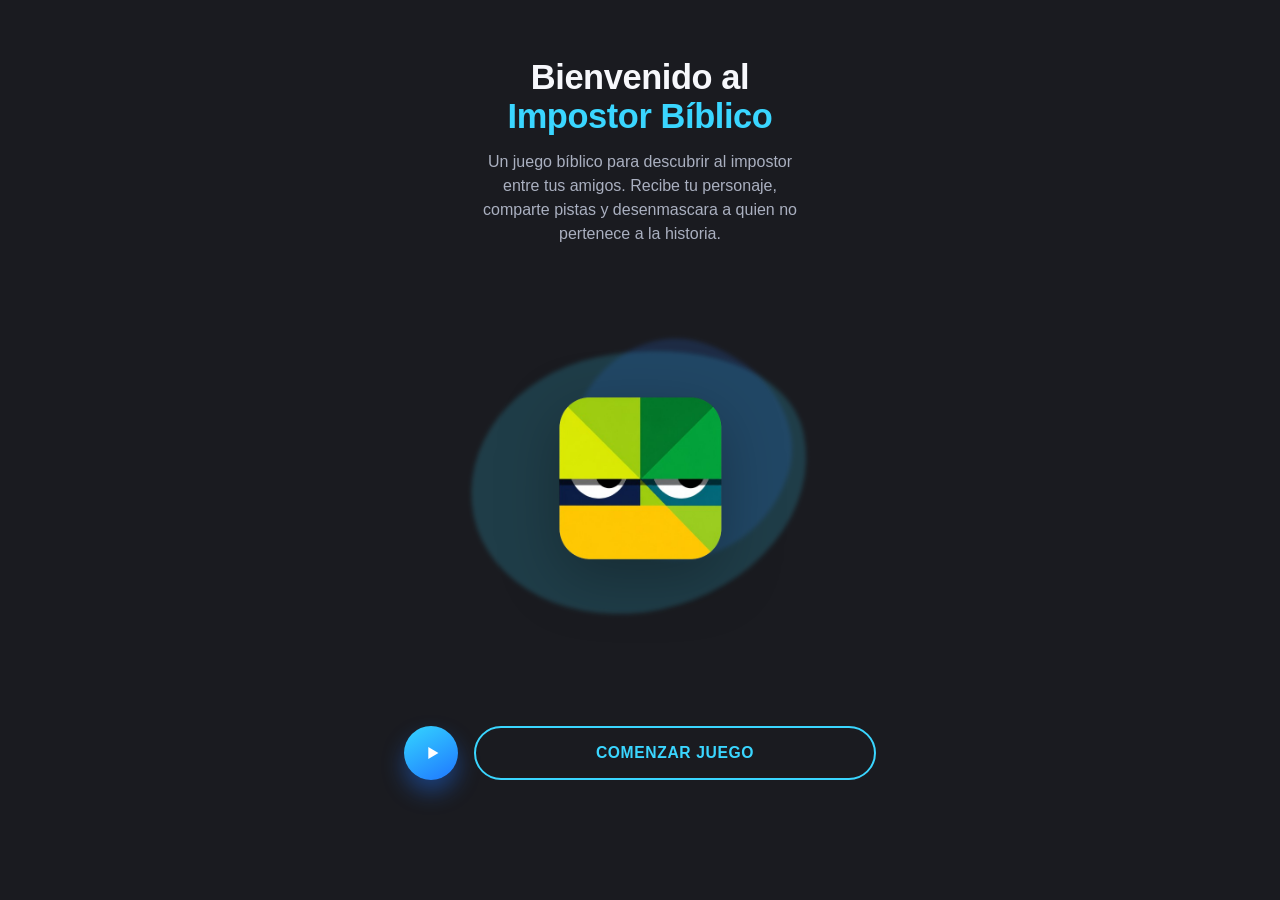
<file: index.html>
<!DOCTYPE html>
<html lang="es">
<head>
  <meta charset="UTF-8" />
  <meta name="viewport" content="width=device-width, initial-scale=1.0, viewport-fit=cover" />
  <title>Impostor Bíblico - Bienvenido</title>
  <meta name="description" content="Un juego bíblico para descubrir al impostor entre tus amigos." />

  <!-- PWA -->
  <link rel="manifest" href="manifest.json" />
  <meta name="theme-color" content="#1A1B20" />
  <link rel="icon" type="image/png" sizes="32x32" href="icons/favicon-32.png" />
  <link rel="icon" type="image/png" sizes="16x16" href="icons/favicon-16.png" />
  <link rel="apple-touch-icon" href="icons/apple-touch-icon.png" />
  <meta name="mobile-web-app-capable" content="yes" />
  <meta name="apple-mobile-web-app-capable" content="yes" />
  <meta name="apple-mobile-web-app-status-bar-style" content="black-translucent" />
  <meta name="apple-mobile-web-app-title" content="Impostor Bíblico" />

  <link rel="stylesheet" href="css/index.css" />
</head>
<body>
  <div class="welcome-shell">
    <main class="welcome-content">
      <section class="welcome-text">
        <h1>Bienvenido al <span class="accent">Impostor Bíblico</span></h1>
        <p>
          Un juego bíblico para descubrir al impostor entre tus amigos.
          Recibe tu personaje, comparte pistas y desenmascara a quien
          no pertenece a la historia.
        </p>
      </section>

      <section class="welcome-art" aria-label="Ilustración del juego">
        <span class="blob blob-a" aria-hidden="true"></span>
        <span class="blob blob-b" aria-hidden="true"></span>
        <img src="img/LogoImpostor.png" alt="Logo Impostor Bíblico" class="welcome-logo" />
      </section>

      <section class="welcome-actions">
        <button type="button" class="play-circle" aria-label="Reproducir">
          <svg viewBox="0 0 24 24" focusable="false" aria-hidden="true">
            <path d="M8 5.5v13l11-6.5z"></path>
          </svg>
        </button>

        <button type="button" class="cta-pill" id="startBtn">Comenzar Juego</button>
      </section>
    </main>
  </div>

  <script src="js/index.js"></script>
</body>
</html>
</file>
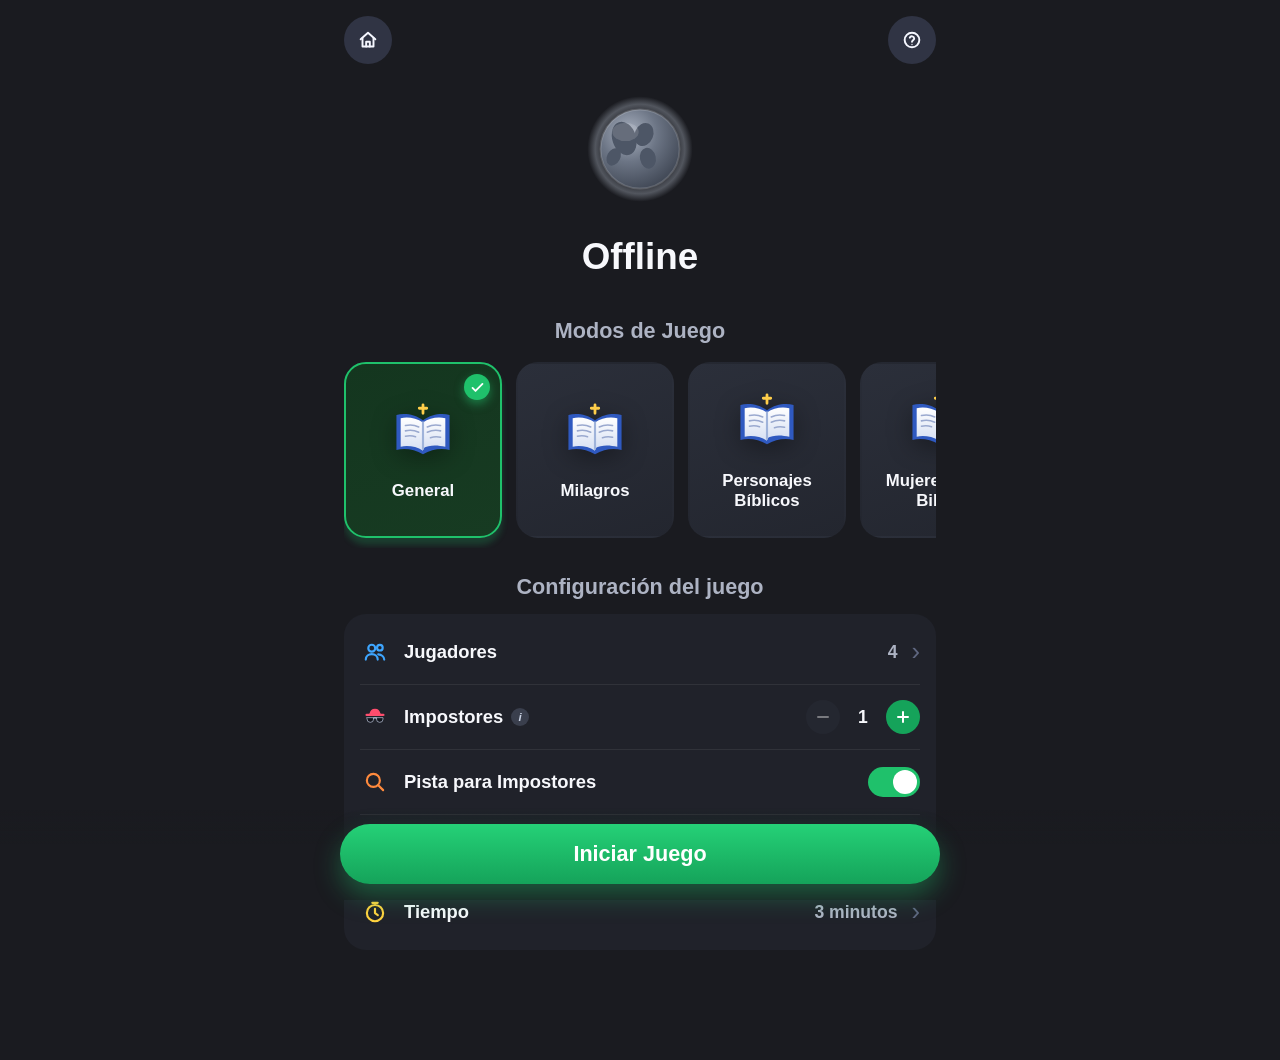
<file: html/config-game.html>
<!DOCTYPE html>
<html lang="es">
<head>
  <meta charset="UTF-8" />
  <meta name="viewport" content="width=device-width, initial-scale=1.0, viewport-fit=cover" />
  <title>Impostor Bíblico - Configuración</title>

  <!-- PWA -->
  <link rel="manifest" href="../manifest.json" />
  <meta name="theme-color" content="#1A1B20" />
  <link rel="icon" type="image/png" sizes="32x32" href="../icons/favicon-32.png" />
  <link rel="icon" type="image/png" sizes="16x16" href="../icons/favicon-16.png" />
  <link rel="apple-touch-icon" href="../icons/apple-touch-icon.png" />
  <meta name="mobile-web-app-capable" content="yes" />
  <meta name="apple-mobile-web-app-capable" content="yes" />
  <meta name="apple-mobile-web-app-status-bar-style" content="black-translucent" />
  <meta name="apple-mobile-web-app-title" content="Impostor Bíblico" />

  <link rel="stylesheet" href="../css/config-game.css" />
</head>
<body>
  <div class="config-shell">
    <header class="config-top">
      <button class="icon-btn" type="button" aria-label="Inicio" data-href="game.html">
        <svg viewBox="0 0 24 24" focusable="false" class="stroke-icon">
          <path d="M4 11.2 12 4l8 7.2"></path>
          <path d="M6 10v9h12v-9"></path>
          <path d="M10 19v-5h4v5"></path>
        </svg>
      </button>

      <button class="icon-btn" type="button" aria-label="Ayuda">
        <svg viewBox="0 0 24 24" focusable="false" class="stroke-icon">
          <circle cx="12" cy="12" r="8"></circle>
          <path d="M9.6 9.5a2.5 2.5 0 0 1 4.8.8c0 1.7-2.4 2.3-2.4 3.7"></path>
          <circle cx="12" cy="16.9" r=".7" class="fill-dot"></circle>
        </svg>
      </button>
    </header>

    <main class="config-content">
      <!-- Cabecera Offline -->
      <section class="offline-head" aria-label="Modo Offline">
        <span class="offline-icon" aria-hidden="true">
          <svg viewBox="0 0 120 120" focusable="false" class="planet">
            <defs>
                <radialGradient id="oceanOff" cx="36%" cy="30%" r="80%">
                    <stop offset="0" stop-color="#aab2c1"></stop>
                    <stop offset="45%" stop-color="#6c7585"></stop>
                    <stop offset="100%" stop-color="#3a414e"></stop>
                </radialGradient>
                <radialGradient id="atmoOff" cx="50%" cy="50%" r="50%">
                    <stop offset="60%" stop-color="rgba(200,210,225,0)"></stop>
                    <stop offset="85%" stop-color="rgba(200,210,225,0.32)"></stop>
                    <stop offset="100%" stop-color="rgba(200,210,225,0)"></stop>
                </radialGradient>
                <clipPath id="clipOff"><circle cx="60" cy="60" r="30"></circle></clipPath>
            </defs>
            <circle class="atmo" cx="60" cy="60" r="40" fill="url(#atmoOff)"></circle>
            <circle cx="60" cy="60" r="30" fill="url(#oceanOff)"></circle>
            <g clip-path="url(#clipOff)">
                <g class="continents" fill="#4d5666">
                    <g>
                        <ellipse cx="48" cy="52" rx="9" ry="13" transform="rotate(-18 48 52)"></ellipse>
                        <ellipse cx="63" cy="49" rx="7" ry="9" transform="rotate(22 63 49)"></ellipse>
                        <ellipse cx="66" cy="67" rx="6" ry="8" transform="rotate(-12 66 67)"></ellipse>
                        <ellipse cx="40" cy="66" rx="5" ry="7" transform="rotate(28 40 66)"></ellipse>
                    </g>
                    <g transform="translate(60 0)">
                        <ellipse cx="48" cy="52" rx="9" ry="13" transform="rotate(-18 48 52)"></ellipse>
                        <ellipse cx="63" cy="49" rx="7" ry="9" transform="rotate(22 63 49)"></ellipse>
                        <ellipse cx="66" cy="67" rx="6" ry="8" transform="rotate(-12 66 67)"></ellipse>
                        <ellipse cx="40" cy="66" rx="5" ry="7" transform="rotate(28 40 66)"></ellipse>
                    </g>
                </g>
            </g>
            <ellipse class="shine" cx="49" cy="47" rx="10" ry="7" fill="#ffffff" opacity="0.14"></ellipse>
            <circle cx="60" cy="60" r="30" fill="none" stroke="rgba(255,255,255,0.16)" stroke-width="1.4"></circle>
        </svg>
        </span>
        <h1>Offline</h1>
      </section>

      <!-- Modos de juego -->
      <section class="modes-section" aria-label="Modos de juego">
        <h2 class="section-title">Modos de Juego</h2>

        <div class="mode-scroller">
          <button type="button" class="theme-card is-selected" data-mode="general">
            <span class="check-badge" aria-hidden="true">
              <svg viewBox="0 0 24 24"><path d="M5 12.5l4.2 4.3L19 7" fill="none" stroke="#fff" stroke-width="2.6" stroke-linecap="round" stroke-linejoin="round"></path></svg>
            </span>
            <span class="theme-icon" aria-hidden="true">
              <svg viewBox="0 0 64 64">
                <defs>
                  <linearGradient id="pageGrad" x1="0" y1="0" x2="0" y2="1">
                    <stop offset="0" stop-color="#ffffff"></stop>
                    <stop offset="1" stop-color="#d7e0f3"></stop>
                  </linearGradient>
                </defs>
                <path d="M32 20C24 14 14 13 7 15v33c7-2 17-1 25 4 8-5 18-6 25-4V15c-7-2-17-1-25 5z" fill="#2f59c0"></path>
                <path d="M32 22C25.5 17.5 17 16.5 11 18v27c6-1.5 14.5-.5 21 3.6V22z" fill="url(#pageGrad)"></path>
                <path d="M32 22c6-4.5 14.5-5.5 21-4v27c-6.5-1.5-15-2.4-21 1.6V22z" fill="url(#pageGrad)"></path>
                <rect x="31" y="21" width="2" height="27" rx="1" fill="#9fb3da"></rect>
                <path d="M15.5 25c4-1 8.5-.6 12.5 1.3M15.5 30c4-1 8.5-.6 12.5 1.3M15.5 35c3-.7 6.5-.6 9.5.5" stroke="#9aa9cf" stroke-width="1.5" stroke-linecap="round" fill="none"></path>
                <path d="M36 26.3c4-1.9 8.5-2.3 12.5-1.3M36 31.3c4-1.9 8.5-2.3 12.5-1.3M39 36.5c3-1.1 6.5-1.2 9.5-.5" stroke="#9aa9cf" stroke-width="1.5" stroke-linecap="round" fill="none"></path>
                <path d="M32 5.5v8M28.5 8.7h7" stroke="#ffce4a" stroke-width="2.6" stroke-linecap="round"></path>
              </svg>
            </span>
            <span class="theme-name">General</span>
          </button>

          <button type="button" class="theme-card" data-mode="milagros">
            <span class="check-badge" aria-hidden="true">
              <svg viewBox="0 0 24 24"><path d="M5 12.5l4.2 4.3L19 7" fill="none" stroke="#fff" stroke-width="2.6" stroke-linecap="round" stroke-linejoin="round"></path></svg>
            </span>
            <span class="theme-icon" aria-hidden="true">
              <svg viewBox="0 0 64 64">
                <path d="M32 20C24 14 14 13 7 15v33c7-2 17-1 25 4 8-5 18-6 25-4V15c-7-2-17-1-25 5z" fill="#2f59c0"></path>
                <path d="M32 22C25.5 17.5 17 16.5 11 18v27c6-1.5 14.5-.5 21 3.6V22z" fill="url(#pageGrad)"></path>
                <path d="M32 22c6-4.5 14.5-5.5 21-4v27c-6.5-1.5-15-2.4-21 1.6V22z" fill="url(#pageGrad)"></path>
                <rect x="31" y="21" width="2" height="27" rx="1" fill="#9fb3da"></rect>
                <path d="M15.5 25c4-1 8.5-.6 12.5 1.3M15.5 30c4-1 8.5-.6 12.5 1.3M15.5 35c3-.7 6.5-.6 9.5.5" stroke="#9aa9cf" stroke-width="1.5" stroke-linecap="round" fill="none"></path>
                <path d="M36 26.3c4-1.9 8.5-2.3 12.5-1.3M36 31.3c4-1.9 8.5-2.3 12.5-1.3M39 36.5c3-1.1 6.5-1.2 9.5-.5" stroke="#9aa9cf" stroke-width="1.5" stroke-linecap="round" fill="none"></path>
                <path d="M32 5.5v8M28.5 8.7h7" stroke="#ffce4a" stroke-width="2.6" stroke-linecap="round"></path>
              </svg>
            </span>
            <span class="theme-name">Milagros</span>
          </button>

          <button type="button" class="theme-card" data-mode="personajes">
            <span class="check-badge" aria-hidden="true">
              <svg viewBox="0 0 24 24"><path d="M5 12.5l4.2 4.3L19 7" fill="none" stroke="#fff" stroke-width="2.6" stroke-linecap="round" stroke-linejoin="round"></path></svg>
            </span>
            <span class="theme-icon" aria-hidden="true">
              <svg viewBox="0 0 64 64">
                <path d="M32 20C24 14 14 13 7 15v33c7-2 17-1 25 4 8-5 18-6 25-4V15c-7-2-17-1-25 5z" fill="#2f59c0"></path>
                <path d="M32 22C25.5 17.5 17 16.5 11 18v27c6-1.5 14.5-.5 21 3.6V22z" fill="url(#pageGrad)"></path>
                <path d="M32 22c6-4.5 14.5-5.5 21-4v27c-6.5-1.5-15-2.4-21 1.6V22z" fill="url(#pageGrad)"></path>
                <rect x="31" y="21" width="2" height="27" rx="1" fill="#9fb3da"></rect>
                <path d="M15.5 25c4-1 8.5-.6 12.5 1.3M15.5 30c4-1 8.5-.6 12.5 1.3M15.5 35c3-.7 6.5-.6 9.5.5" stroke="#9aa9cf" stroke-width="1.5" stroke-linecap="round" fill="none"></path>
                <path d="M36 26.3c4-1.9 8.5-2.3 12.5-1.3M36 31.3c4-1.9 8.5-2.3 12.5-1.3M39 36.5c3-1.1 6.5-1.2 9.5-.5" stroke="#9aa9cf" stroke-width="1.5" stroke-linecap="round" fill="none"></path>
                <path d="M32 5.5v8M28.5 8.7h7" stroke="#ffce4a" stroke-width="2.6" stroke-linecap="round"></path>
              </svg>
            </span>
            <span class="theme-name">Personajes Bíblicos</span>
          </button>

          <button type="button" class="theme-card" data-mode="mujeres">
            <span class="check-badge" aria-hidden="true">
              <svg viewBox="0 0 24 24"><path d="M5 12.5l4.2 4.3L19 7" fill="none" stroke="#fff" stroke-width="2.6" stroke-linecap="round" stroke-linejoin="round"></path></svg>
            </span>
            <span class="theme-icon" aria-hidden="true">
              <svg viewBox="0 0 64 64">
                <path d="M32 20C24 14 14 13 7 15v33c7-2 17-1 25 4 8-5 18-6 25-4V15c-7-2-17-1-25 5z" fill="#2f59c0"></path>
                <path d="M32 22C25.5 17.5 17 16.5 11 18v27c6-1.5 14.5-.5 21 3.6V22z" fill="url(#pageGrad)"></path>
                <path d="M32 22c6-4.5 14.5-5.5 21-4v27c-6.5-1.5-15-2.4-21 1.6V22z" fill="url(#pageGrad)"></path>
                <rect x="31" y="21" width="2" height="27" rx="1" fill="#9fb3da"></rect>
                <path d="M15.5 25c4-1 8.5-.6 12.5 1.3M15.5 30c4-1 8.5-.6 12.5 1.3M15.5 35c3-.7 6.5-.6 9.5.5" stroke="#9aa9cf" stroke-width="1.5" stroke-linecap="round" fill="none"></path>
                <path d="M36 26.3c4-1.9 8.5-2.3 12.5-1.3M36 31.3c4-1.9 8.5-2.3 12.5-1.3M39 36.5c3-1.1 6.5-1.2 9.5-.5" stroke="#9aa9cf" stroke-width="1.5" stroke-linecap="round" fill="none"></path>
                <path d="M32 5.5v8M28.5 8.7h7" stroke="#ffce4a" stroke-width="2.6" stroke-linecap="round"></path>
              </svg>
            </span>
            <span class="theme-name">Mujeres de la Biblia</span>
          </button>

          <button type="button" class="theme-card" data-mode="historias">
            <span class="check-badge" aria-hidden="true">
              <svg viewBox="0 0 24 24"><path d="M5 12.5l4.2 4.3L19 7" fill="none" stroke="#fff" stroke-width="2.6" stroke-linecap="round" stroke-linejoin="round"></path></svg>
            </span>
            <span class="theme-icon" aria-hidden="true">
              <svg viewBox="0 0 64 64">
                <path d="M32 20C24 14 14 13 7 15v33c7-2 17-1 25 4 8-5 18-6 25-4V15c-7-2-17-1-25 5z" fill="#2f59c0"></path>
                <path d="M32 22C25.5 17.5 17 16.5 11 18v27c6-1.5 14.5-.5 21 3.6V22z" fill="url(#pageGrad)"></path>
                <path d="M32 22c6-4.5 14.5-5.5 21-4v27c-6.5-1.5-15-2.4-21 1.6V22z" fill="url(#pageGrad)"></path>
                <rect x="31" y="21" width="2" height="27" rx="1" fill="#9fb3da"></rect>
                <path d="M15.5 25c4-1 8.5-.6 12.5 1.3M15.5 30c4-1 8.5-.6 12.5 1.3M15.5 35c3-.7 6.5-.6 9.5.5" stroke="#9aa9cf" stroke-width="1.5" stroke-linecap="round" fill="none"></path>
                <path d="M36 26.3c4-1.9 8.5-2.3 12.5-1.3M36 31.3c4-1.9 8.5-2.3 12.5-1.3M39 36.5c3-1.1 6.5-1.2 9.5-.5" stroke="#9aa9cf" stroke-width="1.5" stroke-linecap="round" fill="none"></path>
                <path d="M32 5.5v8M28.5 8.7h7" stroke="#ffce4a" stroke-width="2.6" stroke-linecap="round"></path>
              </svg>
            </span>
            <span class="theme-name">Historias</span>
          </button>

          <button type="button" class="theme-card" data-mode="jesus">
            <span class="check-badge" aria-hidden="true">
              <svg viewBox="0 0 24 24"><path d="M5 12.5l4.2 4.3L19 7" fill="none" stroke="#fff" stroke-width="2.6" stroke-linecap="round" stroke-linejoin="round"></path></svg>
            </span>
            <span class="theme-icon" aria-hidden="true">
              <svg viewBox="0 0 64 64">
                <path d="M32 20C24 14 14 13 7 15v33c7-2 17-1 25 4 8-5 18-6 25-4V15c-7-2-17-1-25 5z" fill="#2f59c0"></path>
                <path d="M32 22C25.5 17.5 17 16.5 11 18v27c6-1.5 14.5-.5 21 3.6V22z" fill="url(#pageGrad)"></path>
                <path d="M32 22c6-4.5 14.5-5.5 21-4v27c-6.5-1.5-15-2.4-21 1.6V22z" fill="url(#pageGrad)"></path>
                <rect x="31" y="21" width="2" height="27" rx="1" fill="#9fb3da"></rect>
                <path d="M15.5 25c4-1 8.5-.6 12.5 1.3M15.5 30c4-1 8.5-.6 12.5 1.3M15.5 35c3-.7 6.5-.6 9.5.5" stroke="#9aa9cf" stroke-width="1.5" stroke-linecap="round" fill="none"></path>
                <path d="M36 26.3c4-1.9 8.5-2.3 12.5-1.3M36 31.3c4-1.9 8.5-2.3 12.5-1.3M39 36.5c3-1.1 6.5-1.2 9.5-.5" stroke="#9aa9cf" stroke-width="1.5" stroke-linecap="round" fill="none"></path>
                <path d="M32 5.5v8M28.5 8.7h7" stroke="#ffce4a" stroke-width="2.6" stroke-linecap="round"></path>
              </svg>
            </span>
            <span class="theme-name">Vida de Jesús</span>
          </button>
        </div>
      </section>

      <!-- Configuración del juego -->
      <section class="config-section" aria-label="Configuración del juego">
        <h2 class="section-title">Configuración del juego</h2>

        <div class="settings-card">
          <div class="setting-row">
            <span class="setting-icon icon-players" aria-hidden="true">
              <svg viewBox="0 0 24 24">
                <circle cx="9" cy="8.5" r="3.2"></circle>
                <path d="M3.5 19c0-3 2.6-5 5.5-5s5.5 2 5.5 5"></path>
                <circle cx="16.5" cy="8" r="2.6"></circle>
                <path d="M15 14.2c3 .2 5.5 2.1 5.5 4.8"></path>
              </svg>
            </span>
            <span class="setting-label">Jugadores</span>
            <span class="setting-value">4</span>
            <span class="chevron" aria-hidden="true">›</span>
          </div>

          <div class="setting-divider"></div>

          <div class="setting-row">
            <span class="setting-icon icon-impostor" aria-hidden="true">
              <svg viewBox="0 0 24 24">
                <path class="hat" d="M12 4.4c-3 0-4.3 1.7-5 4.1-.2.7-.7 1-1.1 1h12.2c-.4 0-.9-.3-1.1-1-.7-2.4-2-4.1-5-4.1z"></path>
                <rect class="hat" x="3.2" y="9" width="17.6" height="2.1" rx="1.05"></rect>
                <path class="lens" d="M4.6 12.6h6.1v1.3a3.05 3.05 0 0 1-6.1 0z"></path>
                <path class="lens" d="M13.3 12.6h6.1v1.3a3.05 3.05 0 0 1-6.1 0z"></path>
                <path class="bridge" d="M10.7 13c.4-.5 2.2-.5 2.6 0"></path>
              </svg>
            </span>
            <span class="setting-label">
              Impostores
              <span class="info-dot" aria-hidden="true">i</span>
            </span>
            <div class="stepper" role="group" aria-label="Cantidad de impostores">
              <button type="button" class="step-btn step-minus" aria-label="Quitar impostor">
                <svg viewBox="0 0 24 24"><path d="M6 12h12" stroke="#fff" stroke-width="2.4" stroke-linecap="round"></path></svg>
              </button>
              <span class="step-value">1</span>
              <button type="button" class="step-btn step-plus" aria-label="Agregar impostor">
                <svg viewBox="0 0 24 24"><path d="M12 6v12M6 12h12" stroke="#fff" stroke-width="2.4" stroke-linecap="round"></path></svg>
              </button>
            </div>
          </div>

          <div class="setting-divider"></div>

          <div class="setting-row">
            <span class="setting-icon icon-hint" aria-hidden="true">
              <svg viewBox="0 0 24 24">
                <circle cx="10.5" cy="10.5" r="6"></circle>
                <path d="M15 15l4.5 4.5" stroke-linecap="round"></path>
              </svg>
            </span>
            <span class="setting-label">Pista para Impostores</span>
            <button type="button" class="switch is-on" role="switch" aria-checked="true" aria-label="Pista para impostores">
              <span class="switch-knob"></span>
            </button>
          </div>

          <div class="setting-divider"></div>

          <div class="setting-row">
            <span class="setting-icon icon-rounds" aria-hidden="true">
              <svg viewBox="0 0 24 24">
                <path d="M6 3v18" stroke-linecap="round"></path>
                <path d="M6 4.5c3-1.5 6 1.5 9 0 1.4-.7 2.6-.7 3.6-.2v8c-1 .5-2.2.5-3.6-.2-3-1.5-6 1.5-9 0z" class="flag-fill"></path>
              </svg>
            </span>
            <span class="setting-label">Rondas</span>
            <span class="setting-value">10 rondas</span>
            <span class="chevron" aria-hidden="true">›</span>
          </div>

          <div class="setting-divider"></div>

          <div class="setting-row">
            <span class="setting-icon icon-time" aria-hidden="true">
              <svg viewBox="0 0 24 24">
                <circle cx="12" cy="13" r="7.5"></circle>
                <path d="M12 9v4l2.6 1.8" stroke-linecap="round" stroke-linejoin="round"></path>
                <path d="M9.5 3.5h5" stroke-linecap="round"></path>
              </svg>
            </span>
            <span class="setting-label">Tiempo</span>
            <span class="setting-value">3 minutos</span>
            <span class="chevron" aria-hidden="true">›</span>
          </div>
        </div>
      </section>
    </main>

    <div class="start-bar">
      <button type="button" class="start-btn" id="startGameBtn">Iniciar Juego</button>
    </div>
  </div>

  <script src="../js/config-game.js"></script>
</body>
</html>
</file>
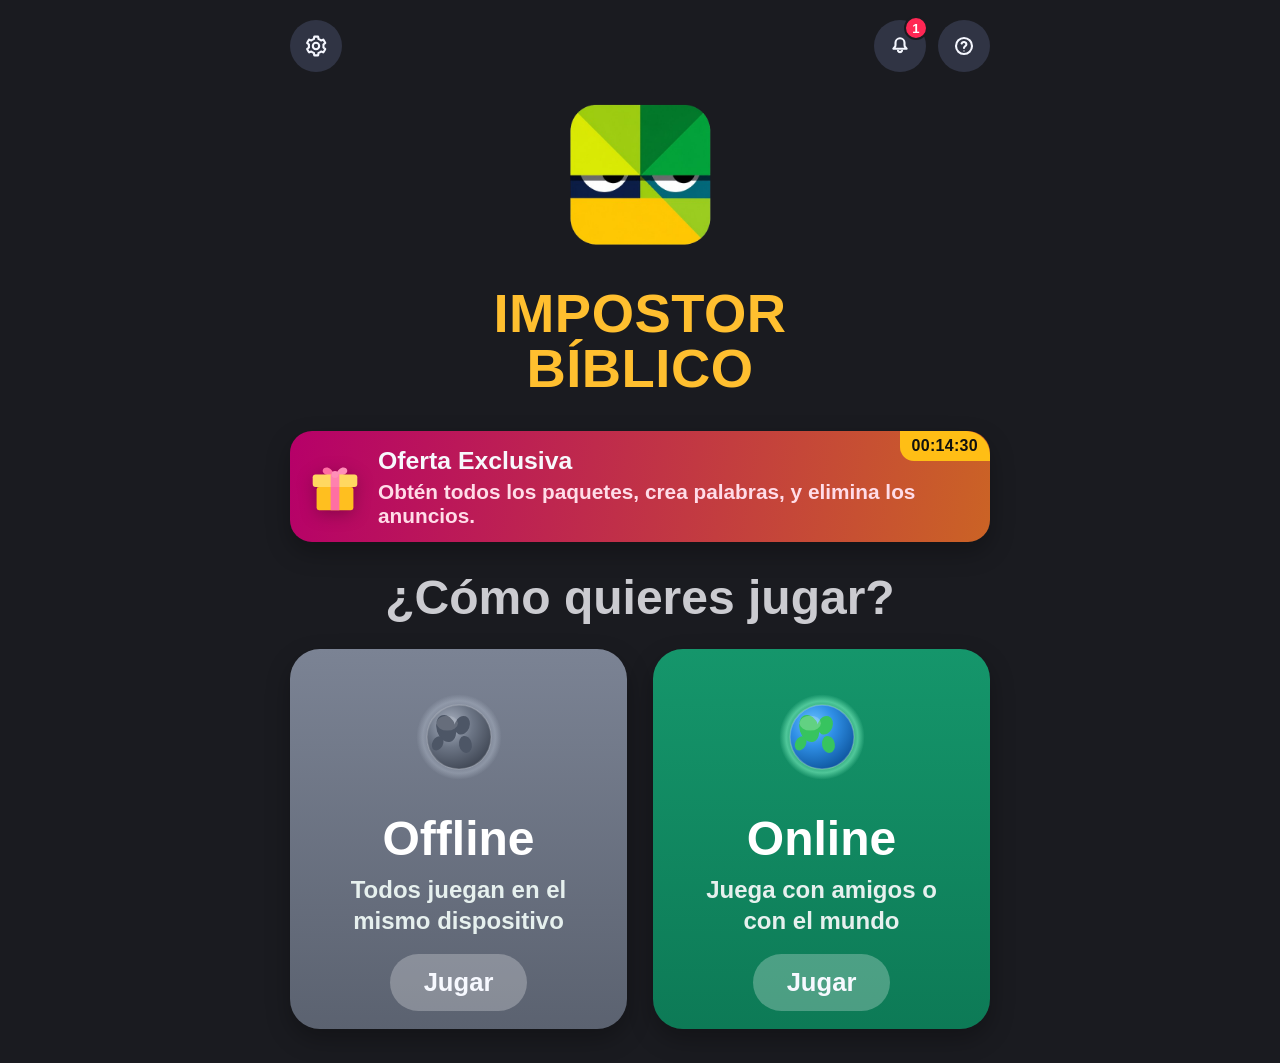
<file: html/game.html>
<!DOCTYPE html>
<html lang="es">
<head>
	<meta charset="UTF-8" />
	<meta name="viewport" content="width=device-width, initial-scale=1.0, viewport-fit=cover" />
	<title>Impostor Bíblico - Inicio</title>

	<!-- PWA -->
	<link rel="manifest" href="../manifest.json" />
	<meta name="theme-color" content="#1A1B20" />
	<link rel="icon" type="image/png" sizes="32x32" href="../icons/favicon-32.png" />
	<link rel="icon" type="image/png" sizes="16x16" href="../icons/favicon-16.png" />
	<link rel="apple-touch-icon" href="../icons/apple-touch-icon.png" />
	<meta name="mobile-web-app-capable" content="yes" />
	<meta name="apple-mobile-web-app-capable" content="yes" />
	<meta name="apple-mobile-web-app-status-bar-style" content="black-translucent" />
	<meta name="apple-mobile-web-app-title" content="Impostor Bíblico" />

	<link rel="stylesheet" href="../css/game.css" />
</head>
<body>
	<div class="app-shell">
		<header class="top-bar">
			<button class="icon-btn" type="button" aria-label="Ajustes">
				<svg viewBox="0 0 24 24" focusable="false" class="stroke-icon">
					<circle cx="12" cy="12" r="3.2"></circle>
					<path d="M19.4 13.5a7.6 7.6 0 0 0 .06-1.5 7.6 7.6 0 0 0-.06-1.5l1.7-1.3a.4.4 0 0 0 .1-.5l-1.6-2.8a.4.4 0 0 0-.5-.18l-2 .8a7.4 7.4 0 0 0-2.6-1.5l-.3-2.1a.4.4 0 0 0-.4-.33h-3.2a.4.4 0 0 0-.4.33l-.3 2.1a7.4 7.4 0 0 0-2.6 1.5l-2-.8a.4.4 0 0 0-.5.18l-1.6 2.8a.4.4 0 0 0 .1.5l1.7 1.3a7.6 7.6 0 0 0 0 3l-1.7 1.3a.4.4 0 0 0-.1.5l1.6 2.8a.4.4 0 0 0 .5.18l2-.8a7.4 7.4 0 0 0 2.6 1.5l.3 2.1a.4.4 0 0 0 .4.33h3.2a.4.4 0 0 0 .4-.33l.3-2.1a7.4 7.4 0 0 0 2.6-1.5l2 .8a.4.4 0 0 0 .5-.18l1.6-2.8a.4.4 0 0 0-.1-.5z"></path>
				</svg>
			</button>

			<div class="top-right-actions">
				<button class="icon-btn" type="button" aria-label="Notificaciones">
					<svg viewBox="0 0 24 24" focusable="false" class="stroke-icon">
						<path d="M12 4.3a4.5 4.5 0 0 0-4.5 4.5v2.1c0 .9-.3 1.7-.9 2.4l-1.2 1.4h13.2l-1.2-1.4a3.6 3.6 0 0 1-.9-2.4V8.8A4.5 4.5 0 0 0 12 4.3z"></path>
						<path d="M10 16.8a2.2 2.2 0 0 0 4 0"></path>
					</svg>
					<span class="badge">1</span>
				</button>

				<button class="icon-btn" type="button" aria-label="Ayuda">
					<svg viewBox="0 0 24 24" focusable="false" class="stroke-icon">
						<circle cx="12" cy="12" r="8"></circle>
						<path d="M9.6 9.5a2.5 2.5 0 0 1 4.8.8c0 1.7-2.4 2.3-2.4 3.7"></path>
						<circle cx="12" cy="16.9" r=".7" class="fill-dot"></circle>
					</svg>
				</button>
			</div>
		</header>

		<main class="home-content">
			<section class="brand-zone" aria-label="Marca">
				<img src="../img/LogoImpostor.png" alt="Logo Impostor" class="brand-logo" />
				<h1>Impostor<span>Bíblico</span></h1>
			</section>

			<section class="promo-card" aria-label="Oferta exclusiva">
				<div class="gift-icon" aria-hidden="true">
					<svg viewBox="0 0 64 64" focusable="false">
						<path d="M31 19c-2.4-6.6-7.3-8.6-10.4-6.3-2 1.5-1.8 5 1.6 6.4 2.5 1 5.6 .9 8.8-.1z" fill="#ff6fa3"></path>
						<path d="M33 19c2.4-6.6 7.3-8.6 10.4-6.3 2 1.5 1.8 5-1.6 6.4-2.5 1-5.6 .9-8.8-.1z" fill="#ff8fb8"></path>
						<rect x="9" y="19" width="46" height="13" rx="3" fill="#ffd24a"></rect>
						<rect x="13" y="32" width="38" height="24" rx="2.5" fill="#ffbf1f"></rect>
						<rect x="27.5" y="19" width="9" height="37" fill="#ff6fa3"></rect>
						<rect x="9" y="19" width="46" height="13" rx="3" fill="#ffffff" opacity="0.12"></rect>
						<circle cx="32" cy="19" r="3.6" fill="#ff8fb8"></circle>
					</svg>
				</div>
				<div class="promo-copy">
					<h2>Oferta Exclusiva</h2>
					<p>Obtén todos los paquetes, crea palabras, y elimina los anuncios.</p>
				</div>
				<span class="timer-pill">00:14:30</span>
			</section>

			<h2 class="section-title">¿Cómo quieres jugar?</h2>

			<section class="mode-grid" aria-label="Modos de juego">
				<article class="mode-card mode-card-offline" data-href="config-game.html">
					<div class="mode-icon" aria-hidden="true">
						<svg viewBox="0 0 120 120" focusable="false" class="planet">
							<defs>
								<radialGradient id="oceanOff" cx="36%" cy="30%" r="80%">
									<stop offset="0" stop-color="#aab2c1"></stop>
									<stop offset="45%" stop-color="#6c7585"></stop>
									<stop offset="100%" stop-color="#3a414e"></stop>
								</radialGradient>
								<radialGradient id="atmoOff" cx="50%" cy="50%" r="50%">
									<stop offset="60%" stop-color="rgba(200,210,225,0)"></stop>
									<stop offset="85%" stop-color="rgba(200,210,225,0.32)"></stop>
									<stop offset="100%" stop-color="rgba(200,210,225,0)"></stop>
								</radialGradient>
								<clipPath id="clipOff"><circle cx="60" cy="60" r="30"></circle></clipPath>
							</defs>
							<circle class="atmo" cx="60" cy="60" r="40" fill="url(#atmoOff)"></circle>
							<circle cx="60" cy="60" r="30" fill="url(#oceanOff)"></circle>
							<g clip-path="url(#clipOff)">
								<g class="continents" fill="#4d5666">
									<g>
										<ellipse cx="48" cy="52" rx="9" ry="13" transform="rotate(-18 48 52)"></ellipse>
										<ellipse cx="63" cy="49" rx="7" ry="9" transform="rotate(22 63 49)"></ellipse>
										<ellipse cx="66" cy="67" rx="6" ry="8" transform="rotate(-12 66 67)"></ellipse>
										<ellipse cx="40" cy="66" rx="5" ry="7" transform="rotate(28 40 66)"></ellipse>
									</g>
									<g transform="translate(60 0)">
										<ellipse cx="48" cy="52" rx="9" ry="13" transform="rotate(-18 48 52)"></ellipse>
										<ellipse cx="63" cy="49" rx="7" ry="9" transform="rotate(22 63 49)"></ellipse>
										<ellipse cx="66" cy="67" rx="6" ry="8" transform="rotate(-12 66 67)"></ellipse>
										<ellipse cx="40" cy="66" rx="5" ry="7" transform="rotate(28 40 66)"></ellipse>
									</g>
								</g>
							</g>
							<ellipse class="shine" cx="49" cy="47" rx="10" ry="7" fill="#ffffff" opacity="0.14"></ellipse>
							<circle cx="60" cy="60" r="30" fill="none" stroke="rgba(255,255,255,0.16)" stroke-width="1.4"></circle>
						</svg>
					</div>
					<h3>Offline</h3>
					<p>Todos juegan en el mismo dispositivo</p><br>
					<button type="button" class="play-btn">Jugar</button>
				</article>

				<article class="mode-card mode-card-online">
					<div class="mode-icon" aria-hidden="true">
						<svg viewBox="0 0 120 120" focusable="false" class="planet">
							<defs>
								<radialGradient id="oceanOn" cx="36%" cy="30%" r="80%">
									<stop offset="0" stop-color="#6cc4ff"></stop>
									<stop offset="42%" stop-color="#2f8fe6"></stop>
									<stop offset="100%" stop-color="#0a4f96"></stop>
								</radialGradient>
								<radialGradient id="atmoOn" cx="50%" cy="50%" r="50%">
									<stop offset="60%" stop-color="rgba(140,255,205,0)"></stop>
									<stop offset="84%" stop-color="rgba(140,255,205,0.5)"></stop>
									<stop offset="100%" stop-color="rgba(140,255,205,0)"></stop>
								</radialGradient>
								<clipPath id="clipOn"><circle cx="60" cy="60" r="30"></circle></clipPath>
							</defs>
							<circle class="atmo" cx="60" cy="60" r="40" fill="url(#atmoOn)"></circle>
							<circle cx="60" cy="60" r="30" fill="url(#oceanOn)"></circle>
							<g clip-path="url(#clipOn)">
								<g class="continents" fill="#37c45f">
									<g>
										<ellipse cx="48" cy="52" rx="9" ry="13" transform="rotate(-18 48 52)"></ellipse>
										<ellipse cx="63" cy="49" rx="7" ry="9" transform="rotate(22 63 49)"></ellipse>
										<ellipse cx="66" cy="67" rx="6" ry="8" transform="rotate(-12 66 67)"></ellipse>
										<ellipse cx="40" cy="66" rx="5" ry="7" transform="rotate(28 40 66)"></ellipse>
									</g>
									<g transform="translate(60 0)">
										<ellipse cx="48" cy="52" rx="9" ry="13" transform="rotate(-18 48 52)"></ellipse>
										<ellipse cx="63" cy="49" rx="7" ry="9" transform="rotate(22 63 49)"></ellipse>
										<ellipse cx="66" cy="67" rx="6" ry="8" transform="rotate(-12 66 67)"></ellipse>
										<ellipse cx="40" cy="66" rx="5" ry="7" transform="rotate(28 40 66)"></ellipse>
									</g>
								</g>
							</g>
							<ellipse class="shine" cx="49" cy="47" rx="10" ry="7" fill="#ffffff" opacity="0.22"></ellipse>
							<circle cx="60" cy="60" r="30" fill="none" stroke="rgba(255,255,255,0.22)" stroke-width="1.4"></circle>
						</svg>
					</div>
					<h3>Online</h3>
					<p>Juega con amigos o con el mundo</p>
					<button type="button" class="play-btn">Jugar</button>
				</article>
			</section>

			<!-- <section class="menu-list" aria-label="Opciones adicionales">
				<article class="menu-item">
					<div class="menu-icon" aria-hidden="true">🃏</div>
					<div class="menu-copy">
						<h3>Paquetes</h3>
						<p>Toda la colección y los tuyos</p>
					</div>
					<span class="chevron" aria-hidden="true">›</span>
				</article>

				<article class="menu-item">
					<div class="menu-icon" aria-hidden="true">🎲</div>
					<div class="menu-copy">
						<h3>Más Juegos</h3>
						<p>Directo de nuestro estudio para ti ♡</p>
					</div>
					<span class="chevron" aria-hidden="true">›</span>
				</article>
			</section> -->
		</main>
	</div>

	<script src="../js/game.js"></script>
</body>
</html>
</file>
<file: css/index.css>
:root {
  --bg: #1a1b20;
  --surface: #20222a;
  --text: #f7f8fc;
  --muted: #aab0c0;
  --accent: #3ad6ff;
  --play-grad-1: #34d6ff;
  --play-grad-2: #1f76ff;
  --blob-1: rgba(58, 214, 255, 0.18);
  --blob-2: rgba(45, 122, 255, 0.16);
  --cta-border: #3ad6ff;
  --cta-text: #3ad6ff;
}

* {
  box-sizing: border-box;
  -webkit-tap-highlight-color: transparent;
  -webkit-user-select: none;
  -moz-user-select: none;
  user-select: none;
  -webkit-touch-callout: none;
}

input,
textarea {
  -webkit-user-select: text;
  user-select: text;
}

button {
  -webkit-tap-highlight-color: transparent;
  outline: none;
}

button:focus {
  outline: none;
}

button:focus-visible {
  outline: 2px solid var(--accent);
  outline-offset: 3px;
}

body {
  margin: 0;
  min-height: 100vh;
  font-family: "Inter", "Segoe UI", Roboto, Arial, sans-serif;
  background: var(--bg);
  color: var(--text);
}

.welcome-shell {
  width: min(100%, 540px);
  min-height: 100vh;
  margin: 0 auto;
  padding: 18px clamp(20px, 6vw, 34px) 40px;
  display: flex;
  flex-direction: column;
}

.welcome-content {
  flex: 1;
  display: flex;
  flex-direction: column;
  justify-content: space-between;
  gap: 24px;
  padding-top: clamp(12px, 5vh, 40px);
}

.welcome-text {
  text-align: center;
}

.welcome-text h1 {
  margin: 0;
  font-size: clamp(1.55rem, 6.4vw, 2.15rem);
  line-height: 1.14;
  font-weight: 800;
  letter-spacing: -0.4px;
}

.welcome-text .accent {
  display: block;
  color: var(--accent);
}

.welcome-text p {
  margin: 14px auto 0;
  max-width: 38ch;
  color: var(--muted);
  font-size: clamp(0.85rem, 3vw, 1rem);
  line-height: 1.5;
}

.welcome-art {
  position: relative;
  display: grid;
  place-items: center;
  padding: 20px 0;
  min-height: 220px;
}

.blob {
  position: absolute;
  border-radius: 45% 55% 52% 48% / 50% 45% 55% 50%;
  filter: blur(2px);
  z-index: 0;
}

.blob-a {
  width: clamp(220px, 70vw, 340px);
  height: clamp(180px, 55vw, 260px);
  background: var(--blob-1);
  transform: rotate(-12deg);
}

.blob-b {
  width: clamp(150px, 45vw, 220px);
  height: clamp(150px, 45vw, 220px);
  background: var(--blob-2);
  transform: translate(40px, -30px) rotate(18deg);
}

.welcome-logo {
  position: relative;
  z-index: 1;
  width: clamp(150px, 48vw, 220px);
  aspect-ratio: 1;
  object-fit: contain;
  filter: drop-shadow(0 18px 30px rgba(0, 0, 0, 0.28));
  animation: floatLogo 4.5s ease-in-out infinite;
}

@keyframes floatLogo {
  0%,
  100% {
    transform: translateY(0) rotate(0deg);
  }
  50% {
    transform: translateY(-12px) rotate(-1.6deg);
  }
}

.welcome-actions {
  display: flex;
  align-items: center;
  gap: 16px;
  padding-top: 10px;
  margin-bottom: clamp(30px, 9vh, 80px);
}

.play-circle {
  flex: 0 0 auto;
  width: 54px;
  height: 54px;
  border-radius: 50%;
  border: 0;
  background: linear-gradient(150deg, var(--play-grad-1), var(--play-grad-2));
  display: grid;
  place-items: center;
  cursor: pointer;
  box-shadow: 0 12px 22px rgba(31, 118, 255, 0.4);
  transition: transform 0.2s ease, box-shadow 0.2s ease;
}

.play-circle:hover {
  transform: translateY(-2px);
  box-shadow: 0 16px 26px rgba(31, 118, 255, 0.5);
}

.play-circle svg {
  width: 22px;
  height: 22px;
  fill: #fff;
  margin-left: 2px;
}

.cta-pill {
  flex: 1;
  height: 54px;
  border-radius: 999px;
  border: 2px solid var(--cta-border);
  background: transparent;
  color: var(--cta-text);
  font-size: clamp(0.82rem, 3.4vw, 0.98rem);
  font-weight: 800;
  letter-spacing: 0.6px;
  text-transform: uppercase;
  cursor: pointer;
  transition: background 0.2s ease, color 0.2s ease, transform 0.2s ease;
}

.cta-pill:hover {
  transform: translateY(-2px);
  background: var(--cta-border);
  color: #fff;
}

@media (max-height: 720px) {
  .welcome-art {
    min-height: 170px;
    padding: 10px 0;
  }
}

/* Accesibilidad: respeta usuarios que prefieren menos movimiento. */
@media (prefers-reduced-motion: reduce) {
  .welcome-logo {
    animation: none;
  }
}
</file>
<file: css/config-game.css>
:root {
  --bg: #1a1b20;
  --surface: #20222a;
  --surface-soft: #272a34;
  --text: #f7f8fc;
  --muted: #adb3c3;
  --brand: #ffbf2f;
  --icon-btn: #303444;
  --line: rgba(255, 255, 255, 0.07);
  --green: #1fc16b;
  --green-dark: #15a35a;
}

* {
  box-sizing: border-box;
  -webkit-tap-highlight-color: transparent;
  -webkit-user-select: none;
  -moz-user-select: none;
  user-select: none;
  -webkit-touch-callout: none;
}

input,
textarea {
  -webkit-user-select: text;
  user-select: text;
}

button {
  -webkit-tap-highlight-color: transparent;
  outline: none;
  font-family: inherit;
}

button:focus {
  outline: none;
}

button:focus-visible {
  outline: 2px solid var(--brand);
  outline-offset: 3px;
}

body {
  margin: 0;
  min-height: 100vh;
  font-family: "Inter", "Segoe UI", Roboto, Arial, sans-serif;
  background: var(--bg);
  color: var(--text);
}

.config-shell {
  width: min(100%, 640px);
  margin: 0 auto;
  min-height: 100vh;
  padding: 16px clamp(14px, 4vw, 24px) 110px;
  display: flex;
  flex-direction: column;
}

/* ---------- Top bar ---------- */
.config-top {
  display: flex;
  align-items: center;
  justify-content: space-between;
  margin-bottom: 6px;
}

.icon-btn {
  width: 48px;
  height: 48px;
  border-radius: 50%;
  border: 0;
  background: var(--icon-btn);
  color: #fff;
  display: grid;
  place-items: center;
  cursor: pointer;
  transition: transform 0.2s ease, filter 0.2s ease;
}

.icon-btn:hover {
  transform: translateY(-1px);
  filter: brightness(1.05);
}

.icon-btn svg {
  width: 22px;
  height: 22px;
}

.stroke-icon path,
.stroke-icon circle {
  stroke: #f5f7ff;
  stroke-width: 2.1;
  fill: none;
  stroke-linecap: round;
  stroke-linejoin: round;
}

.stroke-icon .fill-dot {
  fill: #f5f7ff;
  stroke: none;
}

/* ---------- Offline head ---------- */
.offline-head {
  text-align: center;
  margin-bottom: 14px;
}

.offline-icon {
  display: inline-grid;
  place-items: center;
  width: clamp(118px, 34vw, 158px);
  height: clamp(118px, 34vw, 158px);
}

.offline-icon svg {
  width: 100%;
  height: 100%;
  animation: planetBob 5s ease-in-out infinite;
}

.offline-icon .continents {
  animation: globeSpin 15s linear infinite;
}

.offline-icon .atmo {
  transform-box: fill-box;
  transform-origin: 50% 50%;
  animation: atmoBreathe 7s ease-in-out infinite;
}

@keyframes globeSpin {
  from {
    transform: translateX(0);
  }
  to {
    transform: translateX(-60px);
  }
}

@keyframes atmoBreathe {
  0%,
  100% {
    transform: scale(1);
    opacity: 0.7;
  }
  50% {
    transform: scale(1.06);
    opacity: 1;
  }
}

@keyframes planetBob {
  0%,
  100% {
    transform: translateY(0);
  }
  50% {
    transform: translateY(-6px);
  }
}

@media (prefers-reduced-motion: reduce) {
  .offline-icon svg,
  .offline-icon .continents,
  .offline-icon .atmo {
    animation: none;
  }
}

.offline-head h1 {
  margin: 4px 0 0;
  font-size: clamp(1.7rem, 6vw, 2.3rem);
  font-weight: 800;
}

/* ---------- Section titles ---------- */
.section-title {
  text-align: center;
  margin: 0 0 14px;
  color: var(--muted);
  font-size: clamp(1.05rem, 3.6vw, 1.35rem);
  font-weight: 700;
}

.config-content {
  display: flex;
  flex-direction: column;
  gap: 26px;
}

/* ---------- Modos de juego (scroll horizontal) ---------- */
.mode-scroller {
  display: flex;
  gap: 14px;
  overflow-x: auto;
  padding: 4px 2px 10px;
  scroll-snap-type: x mandatory;
  -webkit-overflow-scrolling: touch;
  scrollbar-width: none;
}

.mode-scroller::-webkit-scrollbar {
  display: none;
}

.theme-card {
  position: relative;
  flex: 0 0 auto;
  width: clamp(132px, 38vw, 158px);
  height: clamp(150px, 42vw, 176px);
  border-radius: 22px;
  border: 2px solid transparent;
  background: linear-gradient(160deg, #2b2f3a, #23262f);
  color: var(--text);
  display: flex;
  flex-direction: column;
  align-items: center;
  justify-content: center;
  gap: 14px;
  padding: 16px 12px;
  cursor: pointer;
  scroll-snap-align: start;
  transition: transform 0.18s ease, border-color 0.18s ease,
    box-shadow 0.18s ease;
}

.theme-card:hover {
  transform: translateY(-2px);
}

.theme-card.is-selected {
  border-color: var(--green);
  background: linear-gradient(160deg, #14361f, #173b22);
  box-shadow: 0 7px 6px rgba(31, 193, 107, 0.22);
}

.theme-icon {
  display: grid;
  place-items: center;
  width: clamp(56px, 16vw, 68px);
  height: clamp(56px, 16vw, 68px);
  filter: drop-shadow(0 6px 12px rgba(0, 0, 0, 0.35));
}

.theme-icon svg {
  width: 100%;
  height: 100%;
}

.theme-name {
  font-size: clamp(0.92rem, 2.8vw, 1.05rem);
  font-weight: 700;
  text-align: center;
  line-height: 1.2;
}

.check-badge {
  position: absolute;
  top: 10px;
  right: 10px;
  width: 26px;
  height: 26px;
  border-radius: 50%;
  background: var(--green);
  display: none;
  place-items: center;
  box-shadow: 0 4px 10px rgba(31, 193, 107, 0.5);
}

.theme-card.is-selected .check-badge {
  display: grid;
}

.check-badge svg {
  width: 17px;
  height: 17px;
}

/* ---------- Settings card ---------- */
.settings-card {
  background: var(--surface);
  border-radius: 22px;
  padding: 6px 16px;
}

.setting-row {
  display: flex;
  align-items: center;
  gap: 14px;
  min-height: 64px;
  padding: 10px 0;
}

.setting-icon {
  flex: 0 0 auto;
  width: 30px;
  height: 30px;
  display: grid;
  place-items: center;
}

.setting-icon svg {
  width: 26px;
  height: 26px;
  fill: none;
  stroke-width: 2;
  stroke-linecap: round;
  stroke-linejoin: round;
}

.icon-players svg {
  stroke: #3ea6ff;
}

.icon-impostor svg {
  fill: none;
  stroke: none;
}

.icon-impostor svg .hat {
  fill: #ff4d6d;
}

.icon-impostor svg .lens {
  fill: #12141b;
  stroke: #aeb7cb;
  stroke-width: 0.7;
}

.icon-impostor svg .bridge {
  fill: none;
  stroke: #aeb7cb;
  stroke-width: 1.3;
  stroke-linecap: round;
}

.icon-hint svg {
  stroke: #ff8a3d;
}

.icon-rounds svg {
  stroke: #c9d2e3;
}

.icon-rounds svg .flag-fill {
  fill: #8ab4ff;
  stroke: none;
}

.icon-time svg {
  stroke: #ffd23f;
}

.setting-label {
  flex: 1;
  font-size: clamp(1rem, 3.4vw, 1.15rem);
  font-weight: 700;
  display: inline-flex;
  align-items: center;
  gap: 8px;
}

.info-dot {
  width: 18px;
  height: 18px;
  border-radius: 50%;
  background: #3a3f4d;
  color: #c9d2e3;
  font-size: 0.72rem;
  font-style: italic;
  font-weight: 700;
  display: inline-grid;
  place-items: center;
}

.setting-value {
  color: var(--muted);
  font-size: clamp(0.95rem, 3.2vw, 1.1rem);
  font-weight: 700;
}

.chevron {
  color: #5f6780;
  font-size: 1.6rem;
  line-height: 1;
}

.setting-divider {
  height: 1px;
  background: var(--line);
}

/* ---------- Stepper ---------- */
.stepper {
  display: flex;
  align-items: center;
  gap: 14px;
}

.step-btn {
  width: 34px;
  height: 34px;
  border-radius: 50%;
  border: 0;
  display: grid;
  place-items: center;
  cursor: pointer;
  transition: transform 0.15s ease, filter 0.15s ease;
}

.step-btn:hover {
  filter: brightness(1.1);
}

.step-btn:active {
  transform: scale(0.92);
}

.step-btn:disabled {
  opacity: 0.4;
  cursor: not-allowed;
}

.step-btn:disabled:active {
  transform: none;
}

.step-btn svg {
  width: 20px;
  height: 20px;
}

.step-minus {
  background: #2b2f3a;
}

.step-plus {
  background: var(--green-dark);
}

.step-value {
  min-width: 18px;
  text-align: center;
  font-size: 1.1rem;
  font-weight: 800;
}

/* ---------- Switch ---------- */
.switch {
  width: 52px;
  height: 30px;
  border-radius: 999px;
  border: 0;
  background: #3a3f4d;
  position: relative;
  cursor: pointer;
  transition: background 0.2s ease;
  padding: 0;
}

.switch .switch-knob {
  position: absolute;
  top: 3px;
  left: 3px;
  width: 24px;
  height: 24px;
  border-radius: 50%;
  background: #fff;
  transition: transform 0.2s ease;
}

.switch.is-on {
  background: var(--green);
}

.switch.is-on .switch-knob {
  transform: translateX(22px);
}

/* ---------- Start bar ---------- */
.start-bar {
  position: fixed;
  left: 0;
  right: 0;
  bottom: 0;
  padding: 14px clamp(14px, 4vw, 24px)
    calc(16px + env(safe-area-inset-bottom, 0px));
  background: linear-gradient(180deg, rgba(26, 27, 32, 0), var(--bg) 38%);
  display: flex;
  justify-content: center;
}

.start-btn {
  width: min(100%, 600px);
  height: 60px;
  border: 0;
  border-radius: 999px;
  background: linear-gradient(180deg, #25d177, var(--green-dark));
  color: #fff;
  font-size: clamp(1.1rem, 4vw, 1.35rem);
  font-weight: 800;
  cursor: pointer;
  box-shadow: 0 12px 26px rgba(31, 193, 107, 0.38);
  transition: transform 0.18s ease, box-shadow 0.18s ease, filter 0.18s ease;
}

.start-btn:hover {
  transform: translateY(-2px);
  filter: brightness(1.03);
  box-shadow: 0 16px 30px rgba(31, 193, 107, 0.46);
}

.start-btn:active {
  transform: translateY(0);
}
</file>
<file: css/game.css>
:root {
  --bg: #1a1b20;
  --surface: #20222a;
  --surface-soft: #272a34;
  --text: #f7f8fc;
  --muted: #adb3c3;
  --brand: #ffbf2f;
  --online-card: #0d7a56;
  --offline-card: #5b6270;
  --btn-pill: rgba(255, 255, 255, 0.26);
  --icon-btn: #303444;
  --promo-grad-1: #b60069;
  --promo-grad-2: #cb6325;
  --timer-bg: #ffbe15;
}

* {
  box-sizing: border-box;
  -webkit-tap-highlight-color: transparent;
  -webkit-user-select: none;
  -moz-user-select: none;
  user-select: none;
  -webkit-touch-callout: none;
}

/* Permitir selección solo donde tenga sentido (campos de texto). */
input,
textarea {
  -webkit-user-select: text;
  user-select: text;
}

button {
  -webkit-tap-highlight-color: transparent;
  outline: none;
}

button:focus {
  outline: none;
}

button:focus-visible {
  outline: 2px solid var(--brand);
  outline-offset: 3px;
}

body {
  margin: 0;
  min-height: 100vh;
  font-family: "Inter", "Segoe UI", Roboto, Arial, sans-serif;
  background: var(--bg);
  color: var(--text);
}

.app-shell {
  width: min(100%, 760px);
  margin: 0 auto;
  padding: 20px clamp(16px, 4vw, 30px) 34px;
}

.top-bar {
  display: flex;
  align-items: center;
  justify-content: space-between;
  margin-bottom: 10px;
}

.top-right-actions {
  display: flex;
  gap: 12px;
}

.icon-btn {
  width: 52px;
  height: 52px;
  border-radius: 50%;
  border: 0;
  background: var(--icon-btn);
  color: #fff;
  display: grid;
  place-items: center;
  position: relative;
  cursor: pointer;
  transition: transform 0.2s ease, filter 0.2s ease;
}

.icon-btn:hover {
  transform: translateY(-1px);
  filter: brightness(1.04);
}

.icon-btn svg {
  width: 24px;
  height: 24px;
}

.stroke-icon path,
.stroke-icon circle {
  stroke: #f5f7ff;
  stroke-width: 2.1;
  fill: none;
  stroke-linecap: round;
  stroke-linejoin: round;
}

.stroke-icon .fill-dot {
  fill: #f5f7ff;
  stroke: none;
}

.badge {
  position: absolute;
  top: -4px;
  right: -2px;
  min-width: 24px;
  height: 24px;
  padding-inline: 6px;
  border-radius: 999px;
  background: #ff2754;
  color: #fff;
  display: grid;
  place-items: center;
  font-size: 0.82rem;
  font-weight: 700;
  border: 2px solid var(--bg);
}

.home-content {
  display: flex;
  flex-direction: column;
  gap: 24px;
}

.brand-zone {
  text-align: center;
}

.brand-logo {
  width: min(44vw, 190px);
  aspect-ratio: 1;
  object-fit: contain;
}

h1 {
  margin: 10px 0 0;
  font-size: clamp(1.0rem, 7vw, 3.4rem);
  line-height: 1.02;
  color: var(--brand);
  text-transform: uppercase;
  font-weight: 800;
  letter-spacing: 0.5px;
}

h1 span {
  display: block;
}

.promo-card {
  position: relative;
  margin-top: 10px;
  border-radius: 22px;
  background: linear-gradient(100deg, var(--promo-grad-1), var(--promo-grad-2));
  padding: 16px 14px 14px;
  display: grid;
  grid-template-columns: auto 1fr;
  align-items: center;
  gap: 12px;
  overflow: hidden;
  box-shadow: 0 10px 24px rgba(0, 0, 0, 0.28);
}

.gift-icon {
  width: clamp(46px, 13vw, 62px);
  height: clamp(46px, 13vw, 62px);
  display: grid;
  place-items: center;
}

.gift-icon svg {
  width: 100%;
  height: 100%;
  filter: drop-shadow(0 4px 8px rgba(0, 0, 0, 0.25));
}

.promo-copy h2 {
  margin: 0;
  padding-right: 66px;
  font-size: clamp(1.1rem, 3.4vw, 1.55rem);
}

.promo-copy p {
  margin: 5px 0 0;
  color: #ffdce8;
  font-size: clamp(0.88rem, 2.3vw, 1.3rem);
  font-weight: 600;
}

.timer-pill {
  position: absolute;
  right: 0;
  top: 0;
  background: var(--timer-bg);
  color: #10110f;
  font-weight: 800;
  border-radius: 0 24px 0 14px;
  padding: 6px 12px;
  font-size: clamp(0.75rem, 2.2vw, 1rem);
  letter-spacing: 0.3px;
}

.section-title {
  text-align: center;
  margin: 4px 0 0;
  font-size: clamp(1.6rem, 5vw, 3rem);
  color: color-mix(in srgb, var(--text) 80%, transparent);
}

.mode-grid {
  display: grid;
  grid-template-columns: repeat(2, minmax(0, 1fr));
  gap: clamp(16px, 5vw, 26px);
}

.mode-card {
  border-radius: clamp(20px, 5vw, 30px);
  padding: clamp(16px, 4vw, 24px) clamp(10px, 3vw, 18px) clamp(14px, 3vw, 18px);
  text-align: center;
  color: #fff;
  display: flex;
  flex-direction: column;
  align-items: center;
  min-height: clamp(250px, 62vw, 360px);
  cursor: pointer;
  box-shadow: 0 10px 24px rgba(0, 0, 0, 0.28);
}

.mode-card-offline {
  background: linear-gradient(180deg, #7b8394, var(--offline-card));
}

.mode-card-online {
  background: linear-gradient(180deg, #15966b, var(--online-card));
}

.mode-icon {
  width: min(34vw, 128px);
  height: min(34vw, 128px);
}

.mode-icon svg {
  width: 100%;
  height: 100%;
  animation: planetBob 5s ease-in-out infinite;
}

.mode-card-online .mode-icon svg {
  animation-delay: -2.5s;
}

/* Rotación de los continentes (ilusión de planeta girando). */
.mode-icon .continents {
  animation: globeSpin 11s linear infinite;
}

.mode-card-offline .mode-icon .continents {
  animation-duration: 15s;
}

@keyframes globeSpin {
  from {
    transform: translateX(0);
  }
  to {
    transform: translateX(-60px);
  }
}

/* Atmósfera que "respira". */
.mode-icon .atmo {
  transform-box: fill-box;
  transform-origin: 50% 50%;
  animation: atmoBreathe 5s ease-in-out infinite;
}

.mode-card-offline .mode-icon .atmo {
  animation-duration: 7s;
}

@keyframes atmoBreathe {
  0%,
  100% {
    transform: scale(1);
    opacity: 0.7;
  }
  50% {
    transform: scale(1.06);
    opacity: 1;
  }
}

@keyframes planetBob {
  0%,
  100% {
    transform: translateY(0);
  }
  50% {
    transform: translateY(-6px);
  }
}

@media (prefers-reduced-motion: reduce) {
  .mode-icon svg,
  .mode-icon .continents,
  .mode-icon .atmo {
    animation: none;
  }
}

.mode-card h3 {
  margin: 10px 0 8px;
  font-size: clamp(1.35rem, 5.6vw, 3rem);
}

.mode-card p {
  margin: 0;
  font-size: clamp(0.85rem, 3.2vw, 1.5rem);
  line-height: 1.3;
  max-width: 18ch;
  color: #e6f0ee;
  font-weight: 600;
}

.play-btn {
  margin-top: auto;
  border: 0;
  color: #f7f9ff;
  font-size: clamp(0.95rem, 3.6vw, 1.6rem);
  font-weight: 800;
  padding: clamp(9px, 2.4vw, 14px) clamp(20px, 6vw, 34px);
  border-radius: 999px;
  background: var(--btn-pill);
  cursor: pointer;
}

.menu-list {
  display: grid;
  gap: 14px;
}

.menu-item {
  display: grid;
  grid-template-columns: auto 1fr auto;
  gap: 14px;
  align-items: center;
  padding: 16px 16px;
  border-radius: 22px;
  background: var(--surface);
  box-shadow: 0 10px 24px rgba(0, 0, 0, 0.28);
}

.menu-icon {
  font-size: clamp(2rem, 7vw, 2.8rem);
}

.menu-copy h3 {
  margin: 0;
  font-size: clamp(1.6rem, 4vw, 2.4rem);
}

.menu-copy p {
  margin: 4px 0 0;
  color: var(--muted);
  font-size: clamp(1rem, 2.6vw, 1.8rem);
  font-weight: 600;
}

.chevron {
  font-size: clamp(2rem, 5vw, 2.9rem);
  color: #68708a;
  line-height: 1;
}
</file>
